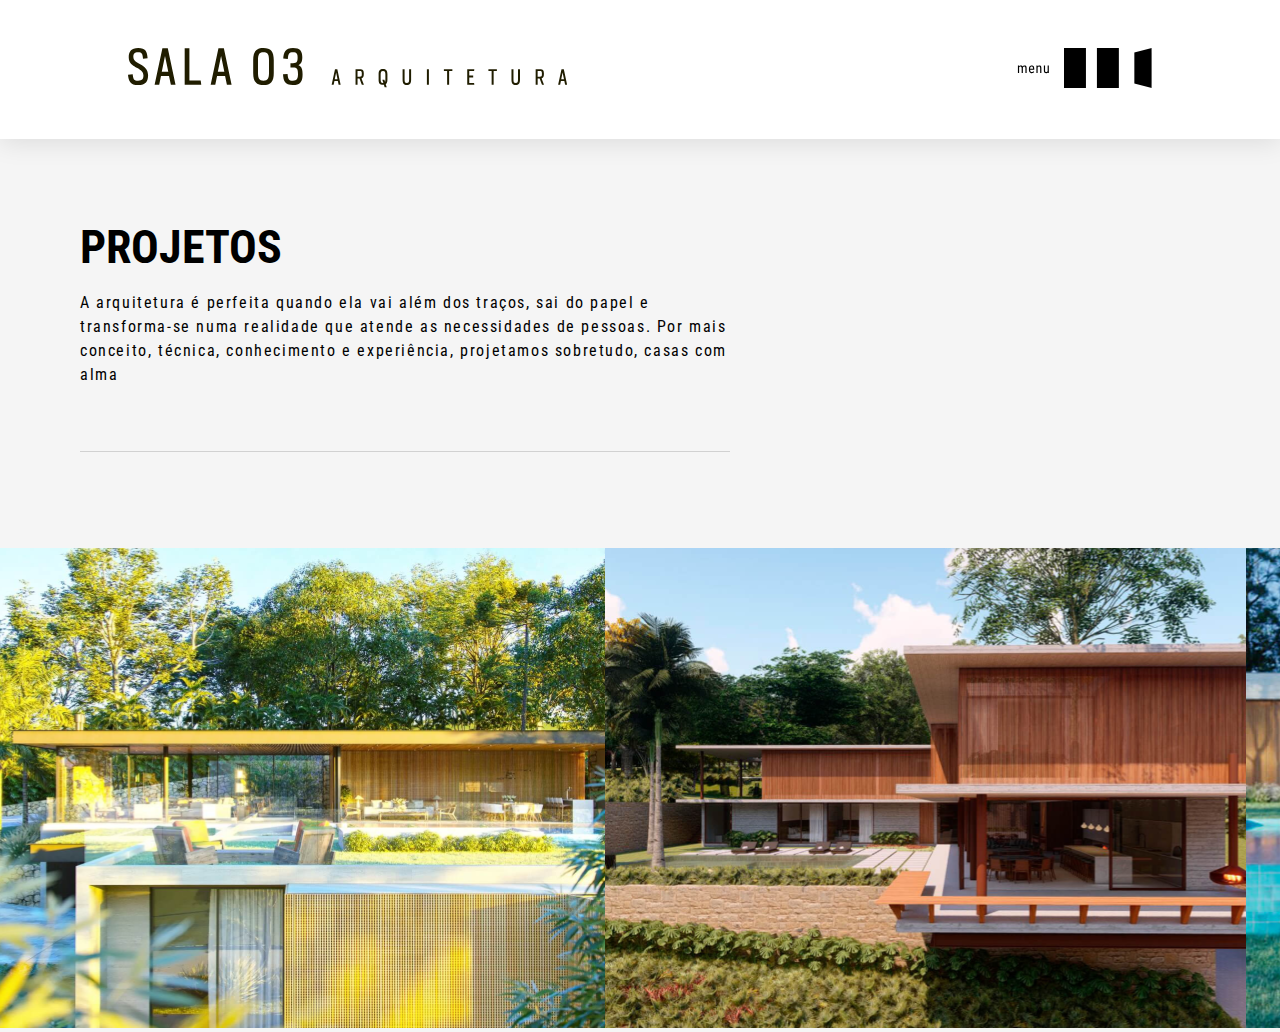
<file: html/index.html>
<!DOCTYPE html>
<html lang="pt-br">
<head>
    <meta charset="UTF-8">
    <meta http-equiv="X-UA-Compatible" content="IE=edge">
    <meta name="viewport" content="width=device-width, initial-scale=1.0">
    <title>Sala 03 Arquitetura</title>
    <link rel="stylesheet" href="../css/reset.css">
    <link rel="preconnect" href="https://fonts.googleapis.com">
    <link rel="preconnect" href="https://fonts.gstatic.com" crossorigin>
    <link href="https://fonts.googleapis.com/css2?family=Roboto+Condensed&display=swap" rel="stylesheet">
    <link rel="stylesheet" href="../css/style.css">
</head>

<body>
    <header>
        <a href="../html/index.html"><img src="../img/logo-sala03.svg" alt="Logo do Sala 03 Arquitetura"></a>
        <a href=""><img src="../img/menu-sala03.svg" alt="Menu dropdown"></a>
    </header>

    <section class="projetos">
        <div class="projetos-texto">
            <h1>PROJETOS</h1>
            <p> A arquitetura é perfeita quando ela vai além dos traços, sai do papel e transforma-se 
                numa realidade que atende as necessidades de pessoas. Por mais conceito, técnica, conhecimento 
                e experiência, projetamos sobretudo, casas com alma</p>
        </div>
    </section>

    <section class="casas">
        <div class="casas-item">
            <a href="casa01.html"><img src="../img/casa01.svg" alt="Foto da Casa 01"></a>
            <div class="casas-legenda">
                <h2>CASA #1</h2>
                <p>subtitulo CASA #1</p>
            </div>
        </div>
        
        <div class="casas-item">
            <a href="casa02.html"><img src="../img/casa02.svg" alt="Foto da Casa 02"></a>
            <div class="casas-legenda">
                <h2>CASA #2</h2>
                <p>subtitulo CASA #2</p>
            </div>
        </div>

        <div class="casas-item">
            <a href="casa03.html"><img src="../img/casa03.svg" alt="Foto da Casa 03"></a>
            <div class="casas-legenda">
                <h2>CASA #3</h2>
                <p>subtitulo CASA #3</p>
            </div>
        </div>
    </section>
</body>

</html>
</file>
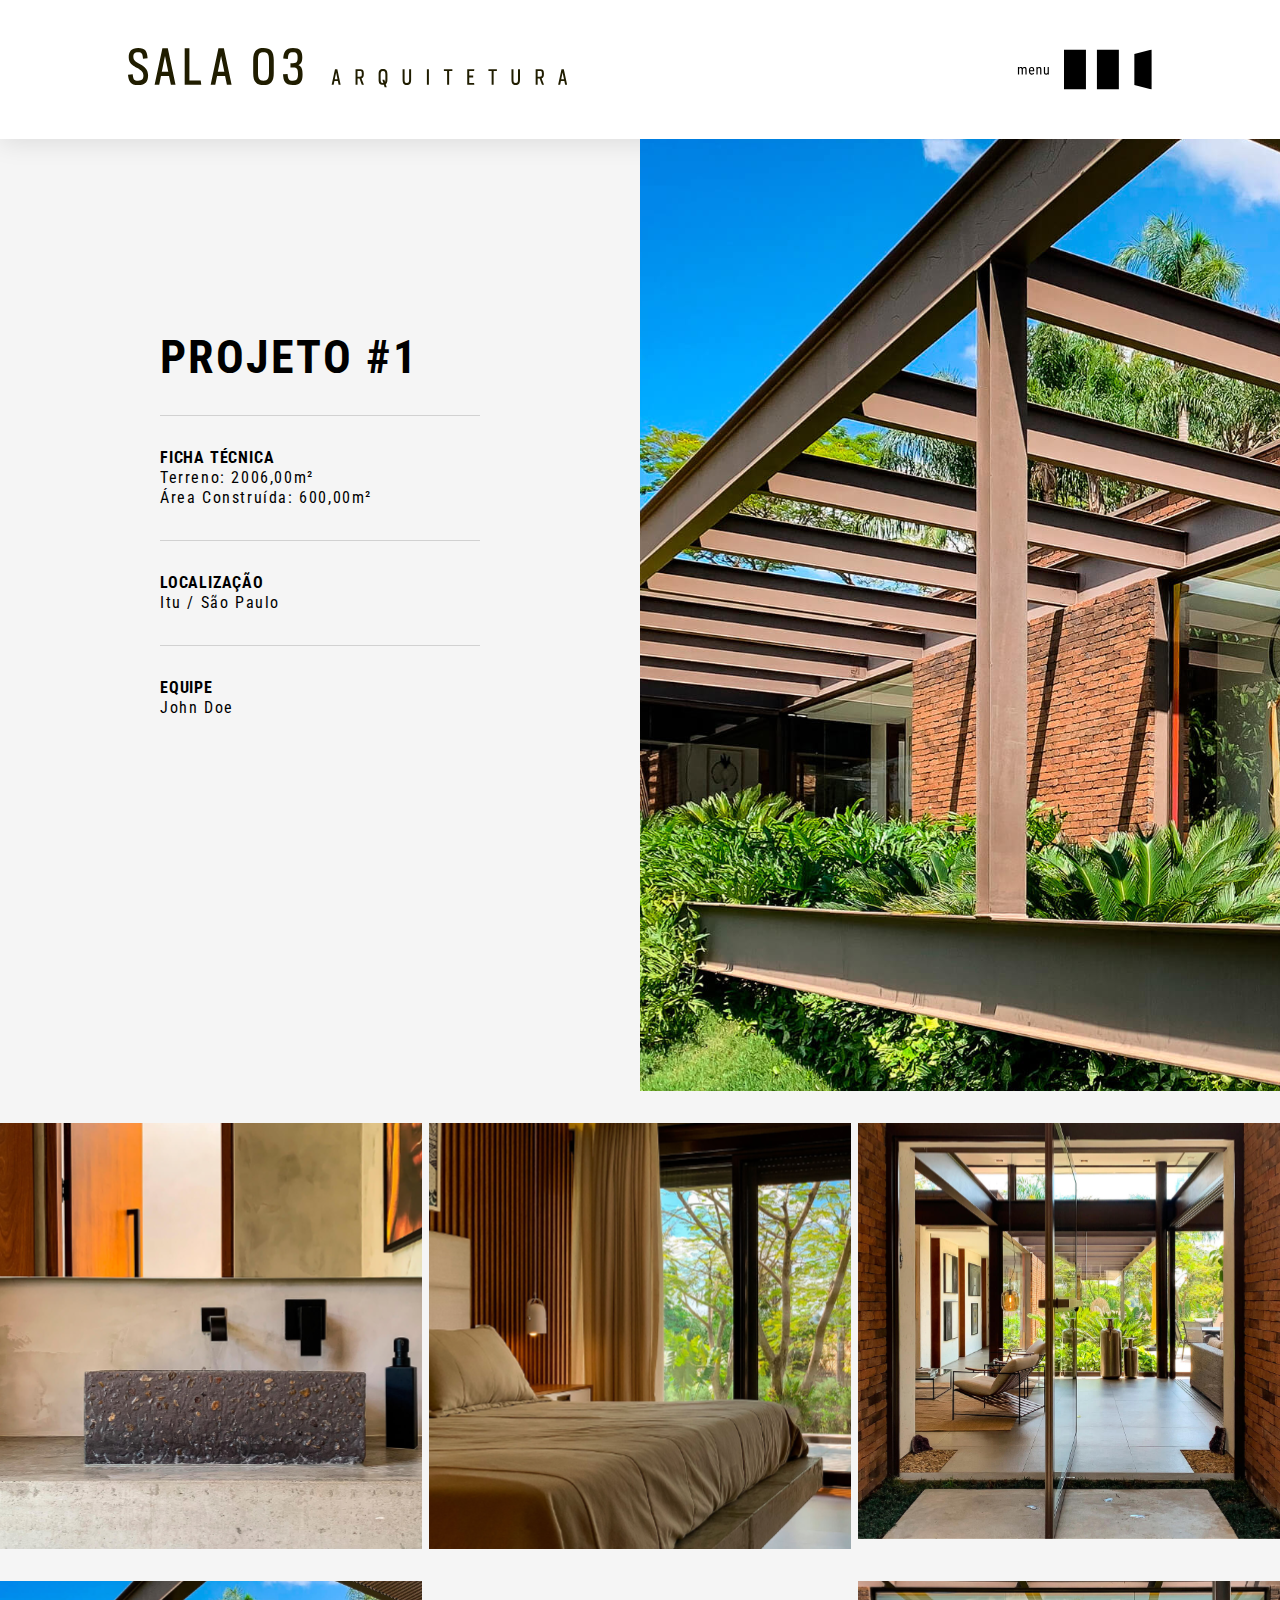
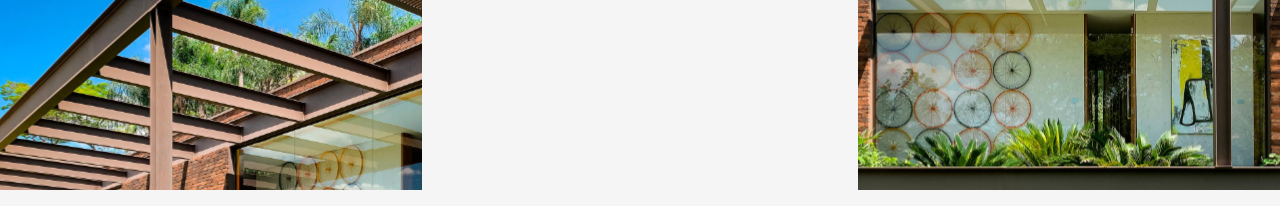
<file: html/casa01.html>
<!DOCTYPE html>
<html lang="pt-br">
<head>
    <meta charset="UTF-8">
    <meta http-equiv="X-UA-Compatible" content="IE=edge">
    <meta name="viewport" content="width=device-width, initial-scale=1.0">
    <title>Sala 03 Arquitetura - Projeto #1</title>
    <link rel="stylesheet" href="../css/reset.css">
    <link rel="preconnect" href="https://fonts.googleapis.com">
    <link rel="preconnect" href="https://fonts.gstatic.com" crossorigin>
    <link href="https://fonts.googleapis.com/css2?family=Roboto+Condensed&display=swap" rel="stylesheet">
    <link rel="stylesheet" href="../css/style.css">
    <link rel="stylesheet" href="../css/index.css">
</head>

<body>
    <header>
        <a href="../html/index.html"><img src="../img/logo-sala03.svg" alt="Logo do Sala 03 Arquitetura"></a>
        <img src="../img/menu-sala03.svg" alt="Menu dropdown">
    </header>

    <section class="container">
        <div class="grid-apresentacao">
            <div class="grid-apresentacao-informacoes">
                <h1>PROJETO #1</h1>
                
                <div class="grid-apresentacao-informacoes-bloco">
                    <h3>FICHA TÉCNICA</h3>
                    <p>Terreno: 2006,00m²</p>
                    <p>Área Construída: 600,00m²</p>
                </div>

                <div class="grid-apresentacao-informacoes-bloco">
                    <h3>LOCALIZAÇÃO</h3>
                    <p>Itu / São Paulo</p>
                </div>

                <div class="grid-apresentacao-informacoes-bloco">
                    <h3>EQUIPE</h3>
                    <p>John Doe</p>
                </div>
            </div>

            <img src="../img/casa01-foto1.svg" class="grid-apresentacao-imagem-principal"></img>

        </div>
        
        <div class="container-imagens">
            <img src="../img/casa01-foto2.svg" class="projeto-casa-imagens"></img>
            <img src="../img/casa01-foto3.svg" class="projeto-casa-imagens"></img>
            <img src="../img/casa01-foto4.svg" class="projeto-casa-imagens"></img>
            <img src="../img/casa01-foto5.svg" class="projeto-casa-imagens"></img>
            <img src="../img/casa01-foto6.svg" class="projeto-casa-imagens"></img>
        </div>
        
    </section>

</body>

</html>
</file>
<file: css/style.css>
@import url("casas.css");
@import url("index.css");

:root {
    --fonte-principal: 'Roboto Condensed';
    --cor-off-white: #F5F5F5;
}

body{
    font-family: var(--fonte-principal);
    background-color: var(--cor-off-white);
    font-size: 16px;
}
</file>
<file: css/index.css>
header{
    padding: 3em 8em;
    display: flex;
    justify-content: space-between;
    background-color: #FFFFFF;
    box-shadow: 0 4px 24px rgba(0, 0, 0, 0.1);
}

.projetos{
    padding: 6em 5em;
}

.projetos-texto h1{
    font-size: 46px;
    line-height: 24px;
    font-weight: bold;
}

.projetos-texto p{
    line-height: 24px;
    font-weight: 400;
    padding: 2em 0 4em 0;
    max-width: 650px;
    letter-spacing: 0.1em;
    border-bottom: solid 1px #D1D1D1;

}

.casas {
    display: flex;
    justify-content: space-evenly;
    max-width: 100%;
}

.casas-item {
    position: relative;
}

.casas-legenda {
    position: absolute;
    left: 0;
    bottom: 0;
    right: 0;
    background-color: rgba(0, 0, 0, 0.8);
    color: #FFFFFF;
    padding: 1em;
    opacity: 0;
    transition: opacity 300ms ease-in-out;
}

.casas-item:hover .casas-legenda {
    opacity: 1;
}

.casas-item:hover{
    transform: scale(1.02);
    transition: 250ms;
}
</file>
